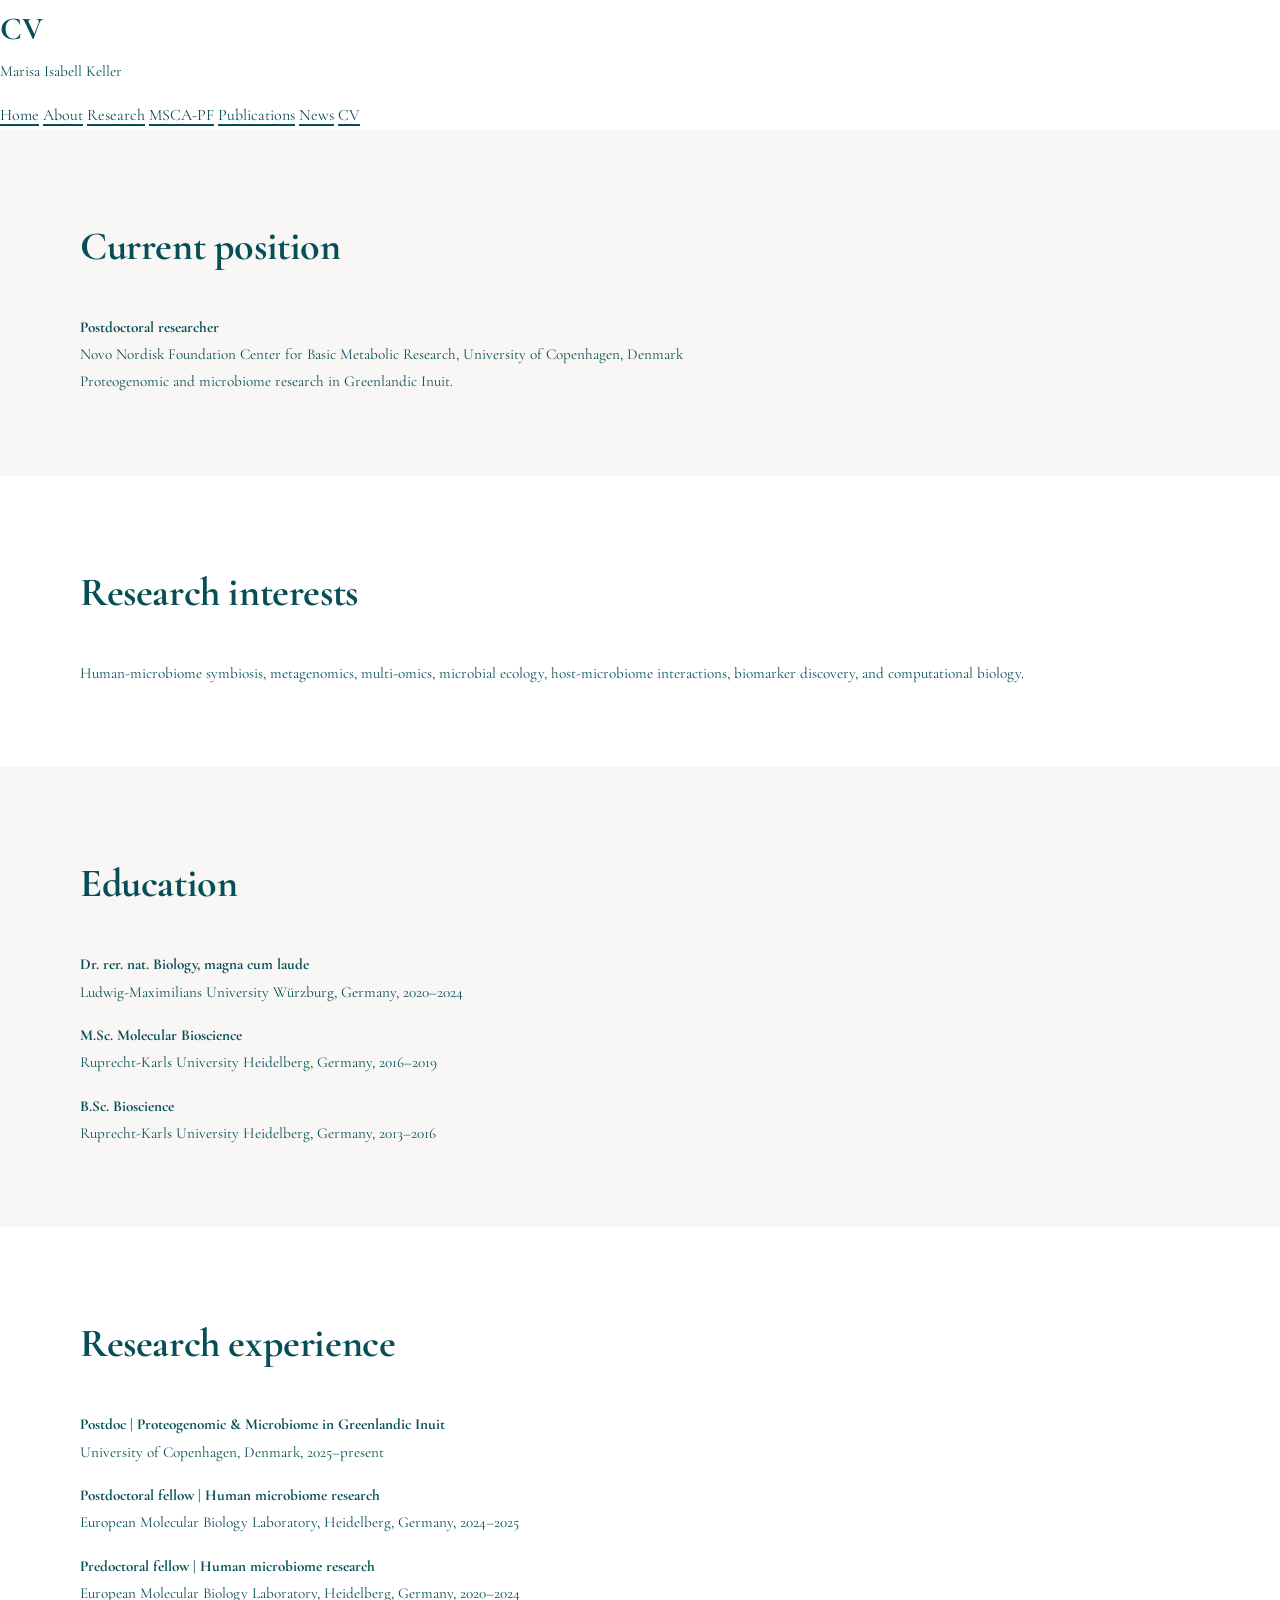
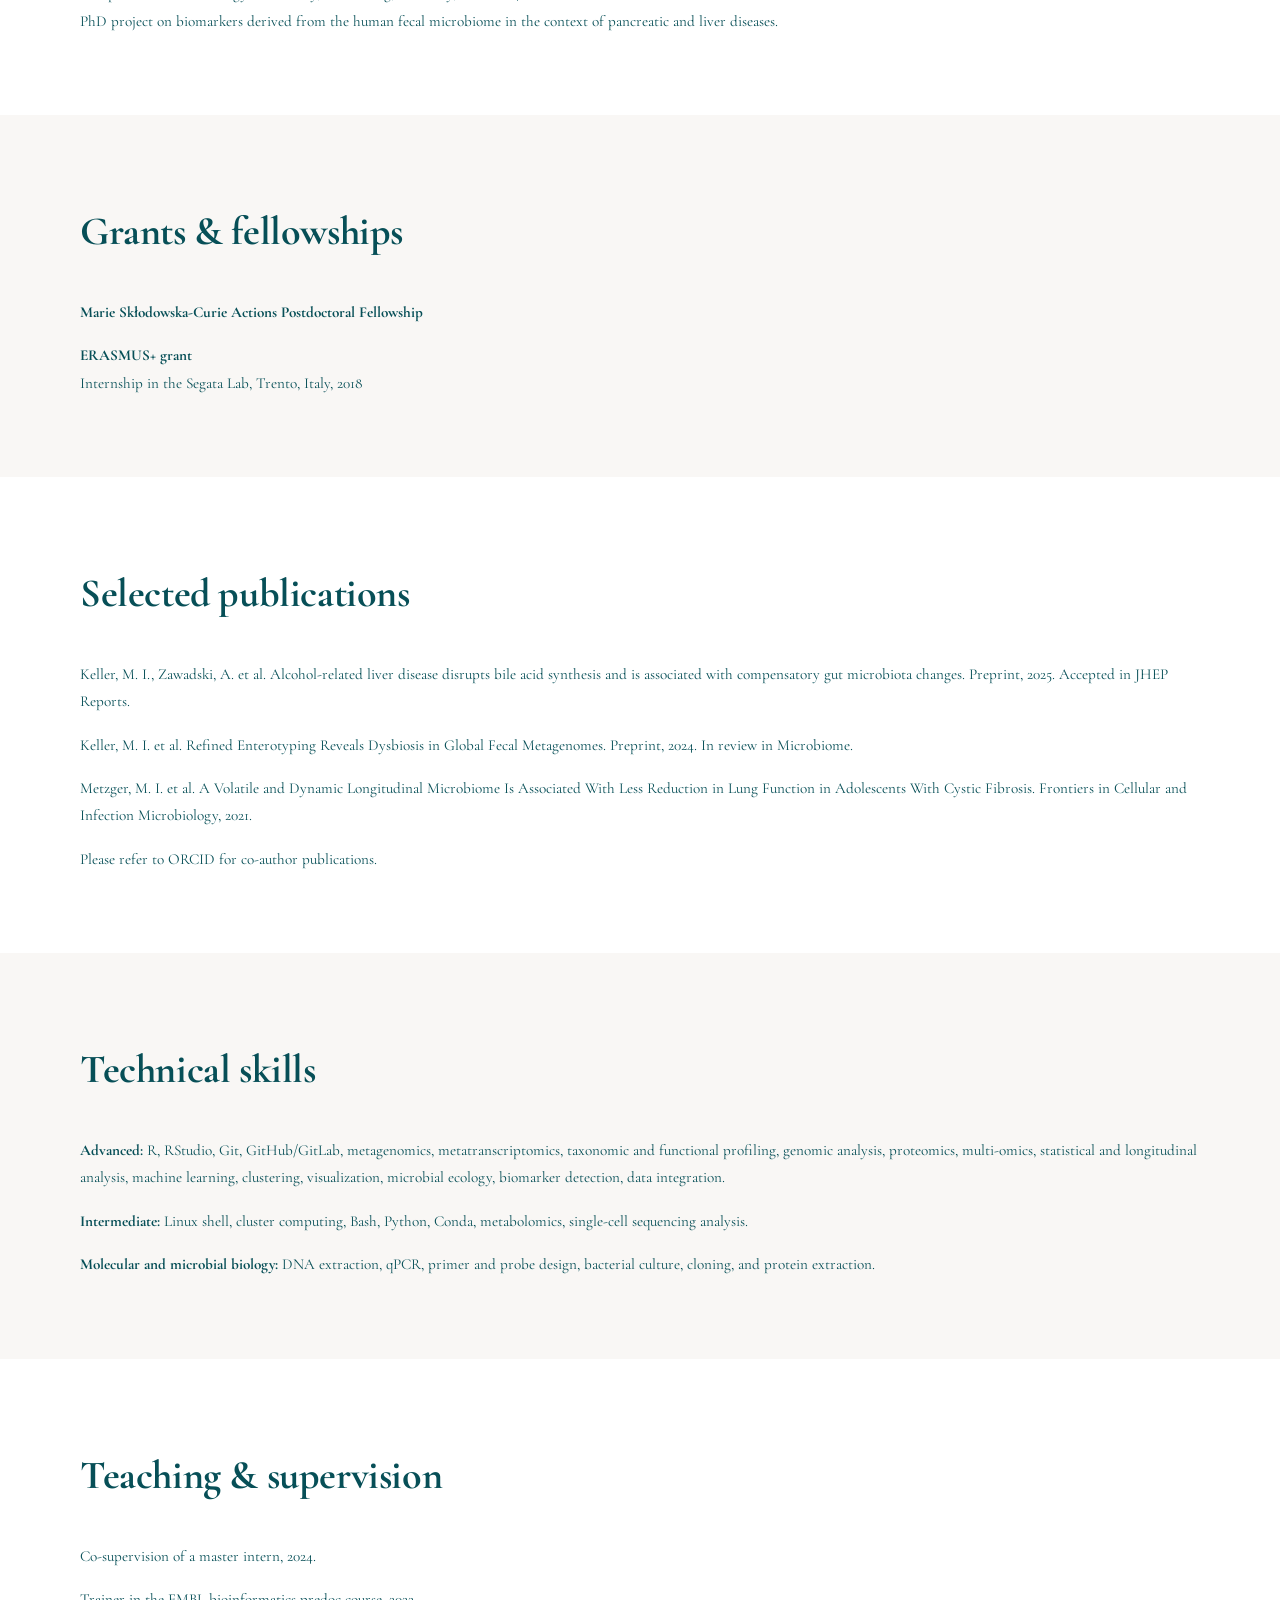
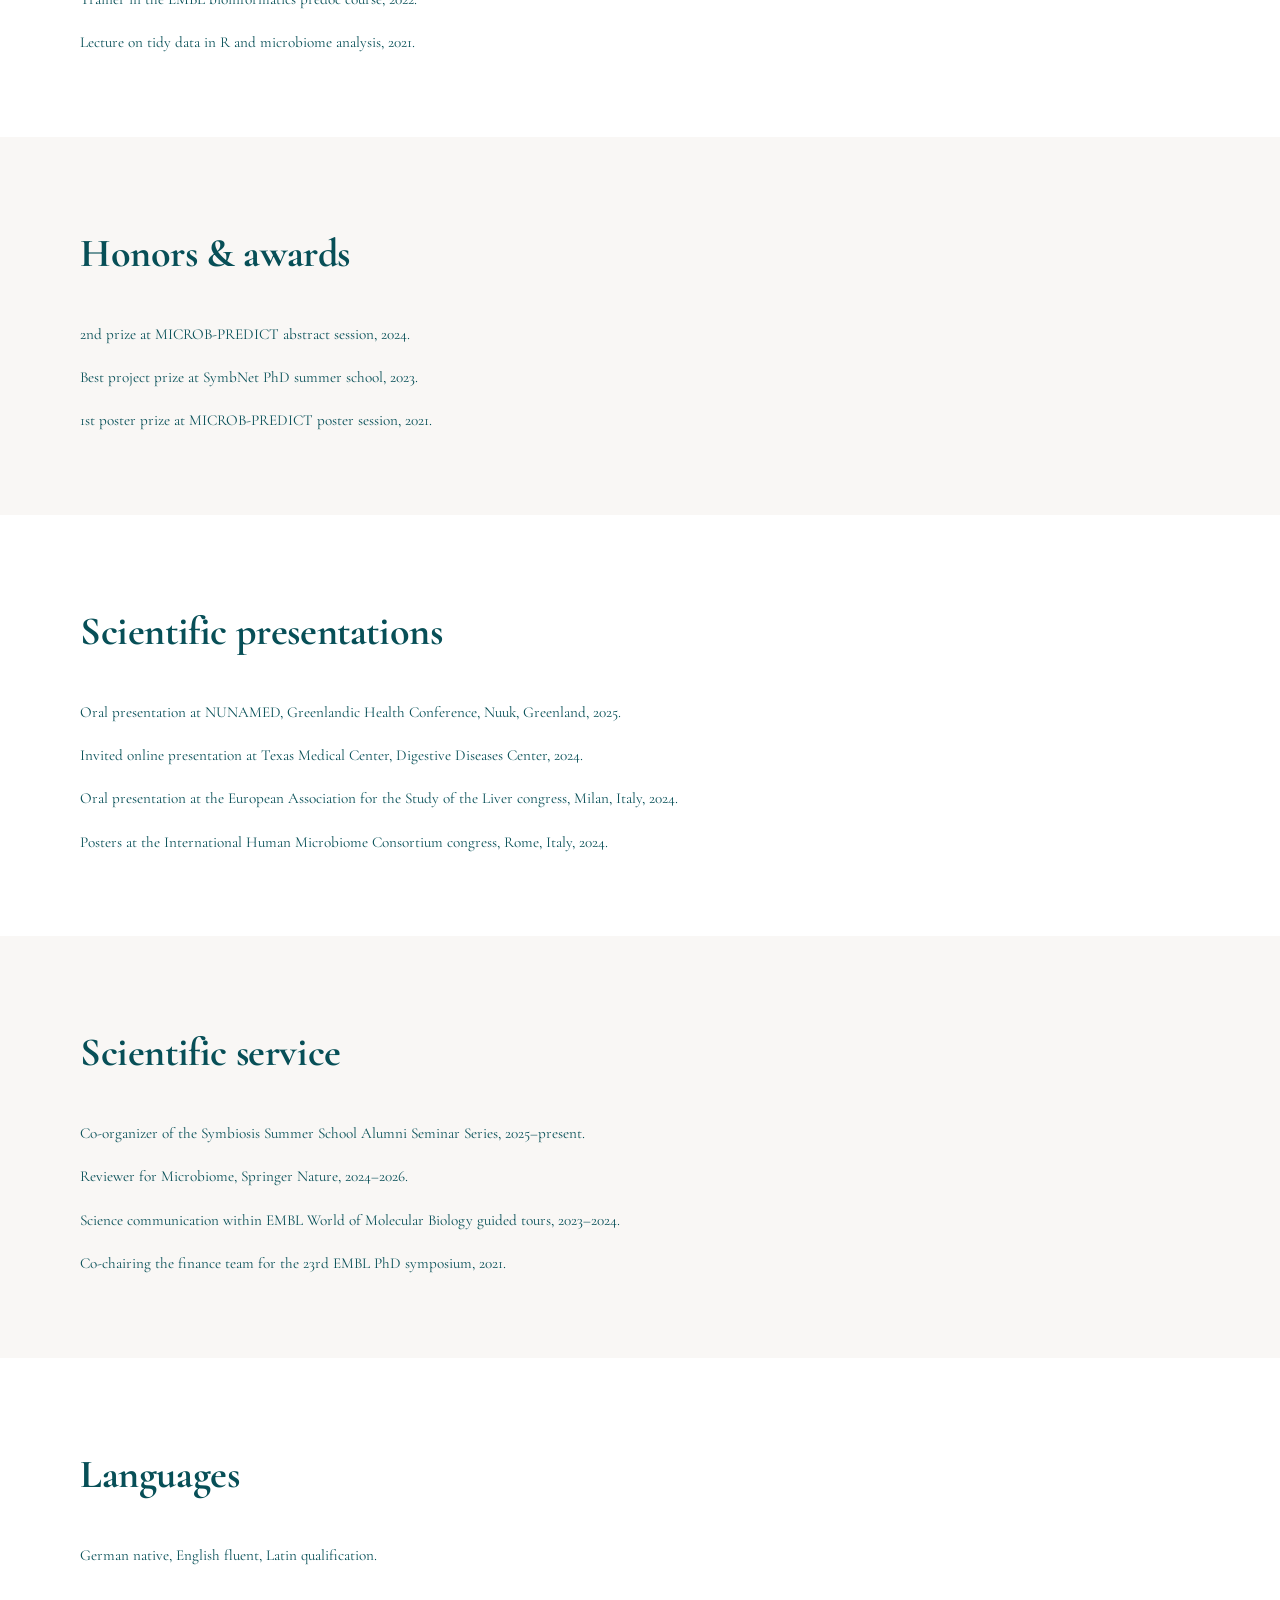
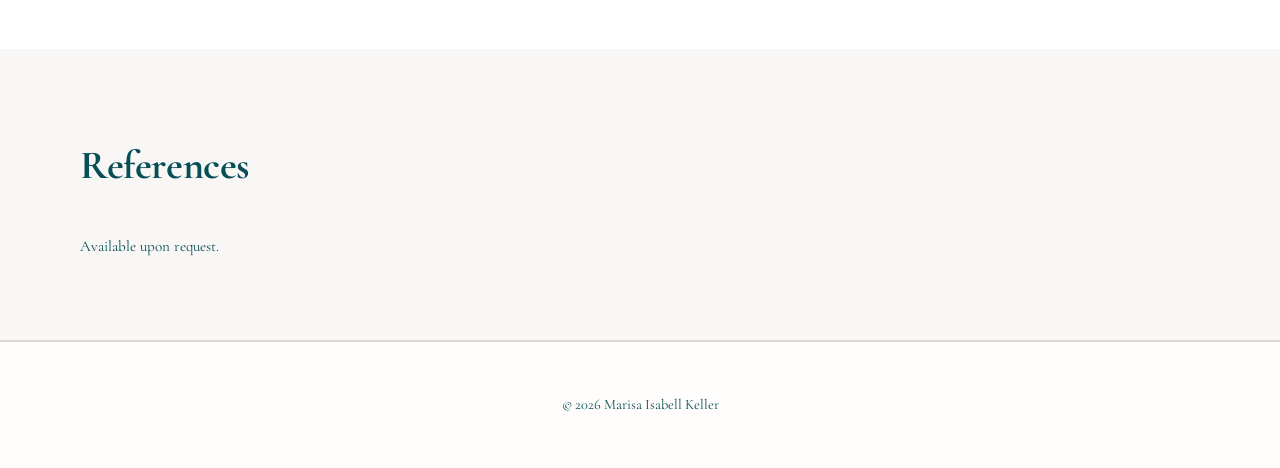
<file: cv.html>
<!DOCTYPE html>
<html lang="en">
<head>
  <meta charset="UTF-8" />
  <meta name="viewport" content="width=device-width, initial-scale=1.0" />
  <title>CV | Marisa Isabell Keller</title>
  <link rel="stylesheet" href="style.css" />
</head>

<body>
  <header>
    <h1>CV</h1>
    <p class="subtitle">Marisa Isabell Keller</p>

   <nav>
     <a href="index.html">Home</a>
  <a href="index.html#about">About</a>
  <a href="research.html">Research</a>
  <a href="msca-pf.html">MSCA-PF</a>
  <a href="publications.html">Publications</a>
  <a href="news.html">News</a>
  <a href="cv.html">CV</a>
</nav>
  </header>

  <main>
    <section>
      <h2>Current position</h2>
      <p>
        <strong>Postdoctoral researcher</strong><br>
        Novo Nordisk Foundation Center for Basic Metabolic Research,
        University of Copenhagen, Denmark<br>
        Proteogenomic and microbiome research in Greenlandic Inuit.
      </p>
    </section>

    <section>
      <h2>Research interests</h2>
      <p>
        Human-microbiome symbiosis, metagenomics, multi-omics, microbial ecology,
        host-microbiome interactions, biomarker discovery, and computational biology.
      </p>
    </section>

    <section>
      <h2>Education</h2>
      <p>
        <strong>Dr. rer. nat. Biology, magna cum laude</strong><br>
        Ludwig-Maximilians University Würzburg, Germany, 2020–2024
      </p>
      <p>
        <strong>M.Sc. Molecular Bioscience</strong><br>
        Ruprecht-Karls University Heidelberg, Germany, 2016–2019
      </p>
      <p>
        <strong>B.Sc. Bioscience</strong><br>
        Ruprecht-Karls University Heidelberg, Germany, 2013–2016
      </p>
    </section>

    <section>
      <h2>Research experience</h2>
      <p>
        <strong>Postdoc | Proteogenomic & Microbiome in Greenlandic Inuit</strong><br>
        University of Copenhagen, Denmark, 2025–present
      </p>
      <p>
        <strong>Postdoctoral fellow | Human microbiome research</strong><br>
        European Molecular Biology Laboratory, Heidelberg, Germany, 2024–2025
      </p>
      <p>
        <strong>Predoctoral fellow | Human microbiome research</strong><br>
        European Molecular Biology Laboratory, Heidelberg, Germany, 2020–2024<br>
        PhD project on biomarkers derived from the human fecal microbiome in the context of pancreatic and liver diseases.
      </p>
    </section>

    <section>
      <h2>Grants & fellowships</h2>
      <p>
        <strong>Marie Skłodowska-Curie Actions Postdoctoral Fellowship</strong>
      </p>
      <p>
        <strong>ERASMUS+ grant</strong><br>
        Internship in the Segata Lab, Trento, Italy, 2018
      </p>
    </section>

    <section>
      <h2>Selected publications</h2>
      <p>
        Keller, M. I., Zawadski, A. et al. Alcohol-related liver disease disrupts bile acid synthesis and is associated with compensatory gut microbiota changes. Preprint, 2025. Accepted in JHEP Reports.
      </p>
      <p>
        Keller, M. I. et al. Refined Enterotyping Reveals Dysbiosis in Global Fecal Metagenomes. Preprint, 2024. In review in Microbiome.
      </p>
      <p>
        Metzger, M. I. et al. A Volatile and Dynamic Longitudinal Microbiome Is Associated With Less Reduction in Lung Function in Adolescents With Cystic Fibrosis. Frontiers in Cellular and Infection Microbiology, 2021.
      </p>
      <p>
        Please refer to ORCID for co-author publications.
      </p>
    </section>

    <section>
      <h2>Technical skills</h2>
      <p>
        <strong>Advanced:</strong> R, RStudio, Git, GitHub/GitLab, metagenomics,
        metatranscriptomics, taxonomic and functional profiling, genomic analysis,
        proteomics, multi-omics, statistical and longitudinal analysis, machine learning,
        clustering, visualization, microbial ecology, biomarker detection, data integration.
      </p>
      <p>
        <strong>Intermediate:</strong> Linux shell, cluster computing, Bash, Python, Conda,
        metabolomics, single-cell sequencing analysis.
      </p>
      <p>
        <strong>Molecular and microbial biology:</strong> DNA extraction, qPCR, primer and probe design,
        bacterial culture, cloning, and protein extraction.
      </p>
    </section>

    <section>
      <h2>Teaching & supervision</h2>
      <p>Co-supervision of a master intern, 2024.</p>
      <p>Trainer in the EMBL bioinformatics predoc course, 2022.</p>
      <p>Lecture on tidy data in R and microbiome analysis, 2021.</p>
    </section>

    <section>
      <h2>Honors & awards</h2>
      <p>2nd prize at MICROB-PREDICT abstract session, 2024.</p>
      <p>Best project prize at SymbNet PhD summer school, 2023.</p>
      <p>1st poster prize at MICROB-PREDICT poster session, 2021.</p>
    </section>

    <section>
      <h2>Scientific presentations</h2>
      <p>
        Oral presentation at NUNAMED, Greenlandic Health Conference, Nuuk, Greenland, 2025.
      </p>
      <p>
        Invited online presentation at Texas Medical Center, Digestive Diseases Center, 2024.
      </p>
      <p>
        Oral presentation at the European Association for the Study of the Liver congress, Milan, Italy, 2024.
      </p>
      <p>
        Posters at the International Human Microbiome Consortium congress, Rome, Italy, 2024.
      </p>
    </section>

    <section>
      <h2>Scientific service</h2>
      <p>Co-organizer of the Symbiosis Summer School Alumni Seminar Series, 2025–present.</p>
      <p>Reviewer for Microbiome, Springer Nature, 2024–2026.</p>
      <p>Science communication within EMBL World of Molecular Biology guided tours, 2023–2024.</p>
      <p>Co-chairing the finance team for the 23rd EMBL PhD symposium, 2021.</p>
    </section>

    <section>
      <h2>Languages</h2>
      <p>German native, English fluent, Latin qualification.</p>
    </section>

    <section>
      <h2>References</h2>
      <p>Available upon request.</p>
    </section>
  </main>

  <footer>
    <p>© 2026 Marisa Isabell Keller</p>
  </footer>
</body>
</html>
</file>
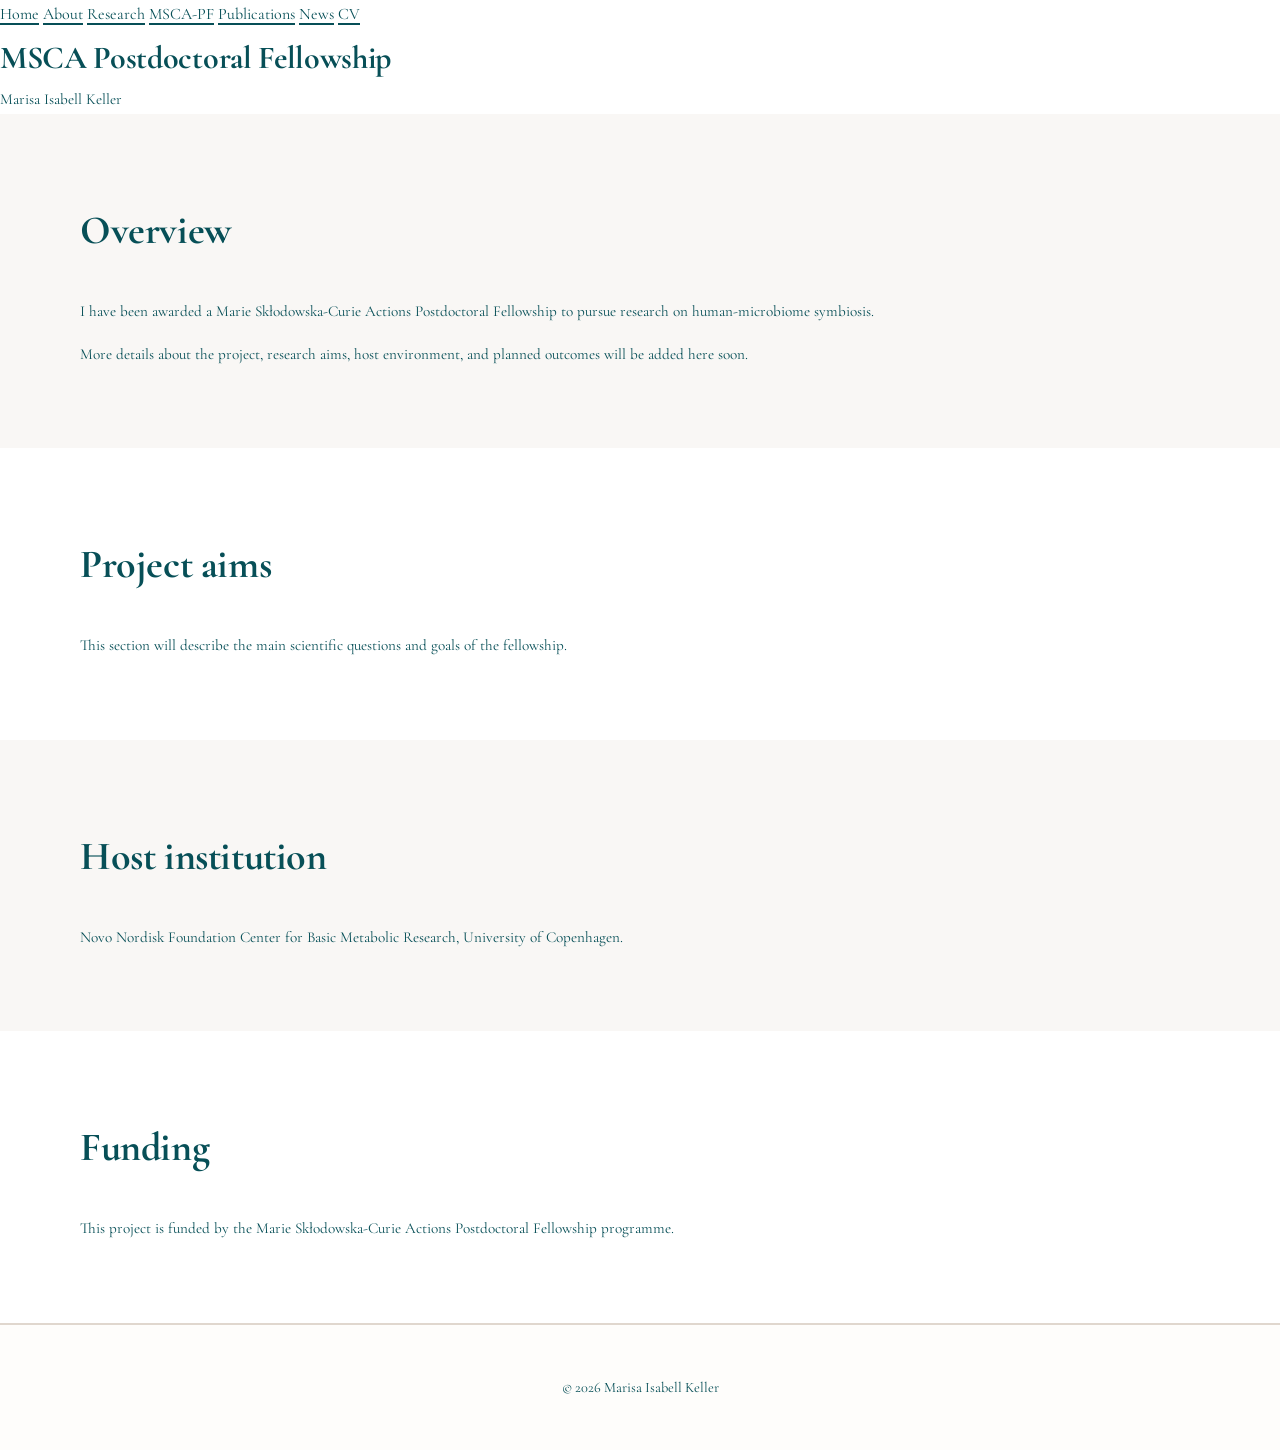
<file: msca-pf.html>
<!DOCTYPE html>
<html lang="en">
<head>
  <meta charset="UTF-8" />
  <meta name="viewport" content="width=device-width, initial-scale=1.0" />
  <title>MSCA-PF | Marisa Isabell Keller</title>
  <link rel="stylesheet" href="style.css" />
</head>

   <nav>
      <a href="index.html">Home</a>
      <a href="index.html#about">About</a>
      <a href="research.html">Research</a>
      <a href="msca-pf.html">MSCA-PF</a>
      <a href="publications.html">Publications</a>
      <a href="news.html">News</a>
      <a href="cv.html">CV</a>
    </nav>
  
<body>
  <header>
    <h1>MSCA Postdoctoral Fellowship</h1>
    <p class="subtitle">Marisa Isabell Keller</p>

   
  </header>

  <main>
    <section>
      <h2>Overview</h2>
      <p>
        I have been awarded a Marie Skłodowska-Curie Actions Postdoctoral Fellowship
        to pursue research on human-microbiome symbiosis.
      </p>
      <p>
        More details about the project, research aims, host environment, and planned
        outcomes will be added here soon.
      </p>
    </section>

    <section>
      <h2>Project aims</h2>
      <p>
        This section will describe the main scientific questions and goals of the fellowship.
      </p>
    </section>

    <section>
      <h2>Host institution</h2>
      <p>
        Novo Nordisk Foundation Center for Basic Metabolic Research,
        University of Copenhagen.
      </p>
    </section>

    <section>
      <h2>Funding</h2>
      <p>
        This project is funded by the Marie Skłodowska-Curie Actions Postdoctoral Fellowship programme.
      </p>
    </section>
  </main>

  <footer>
    <p>© 2026 Marisa Isabell Keller</p>
  </footer>
</body>
</html>
</file>
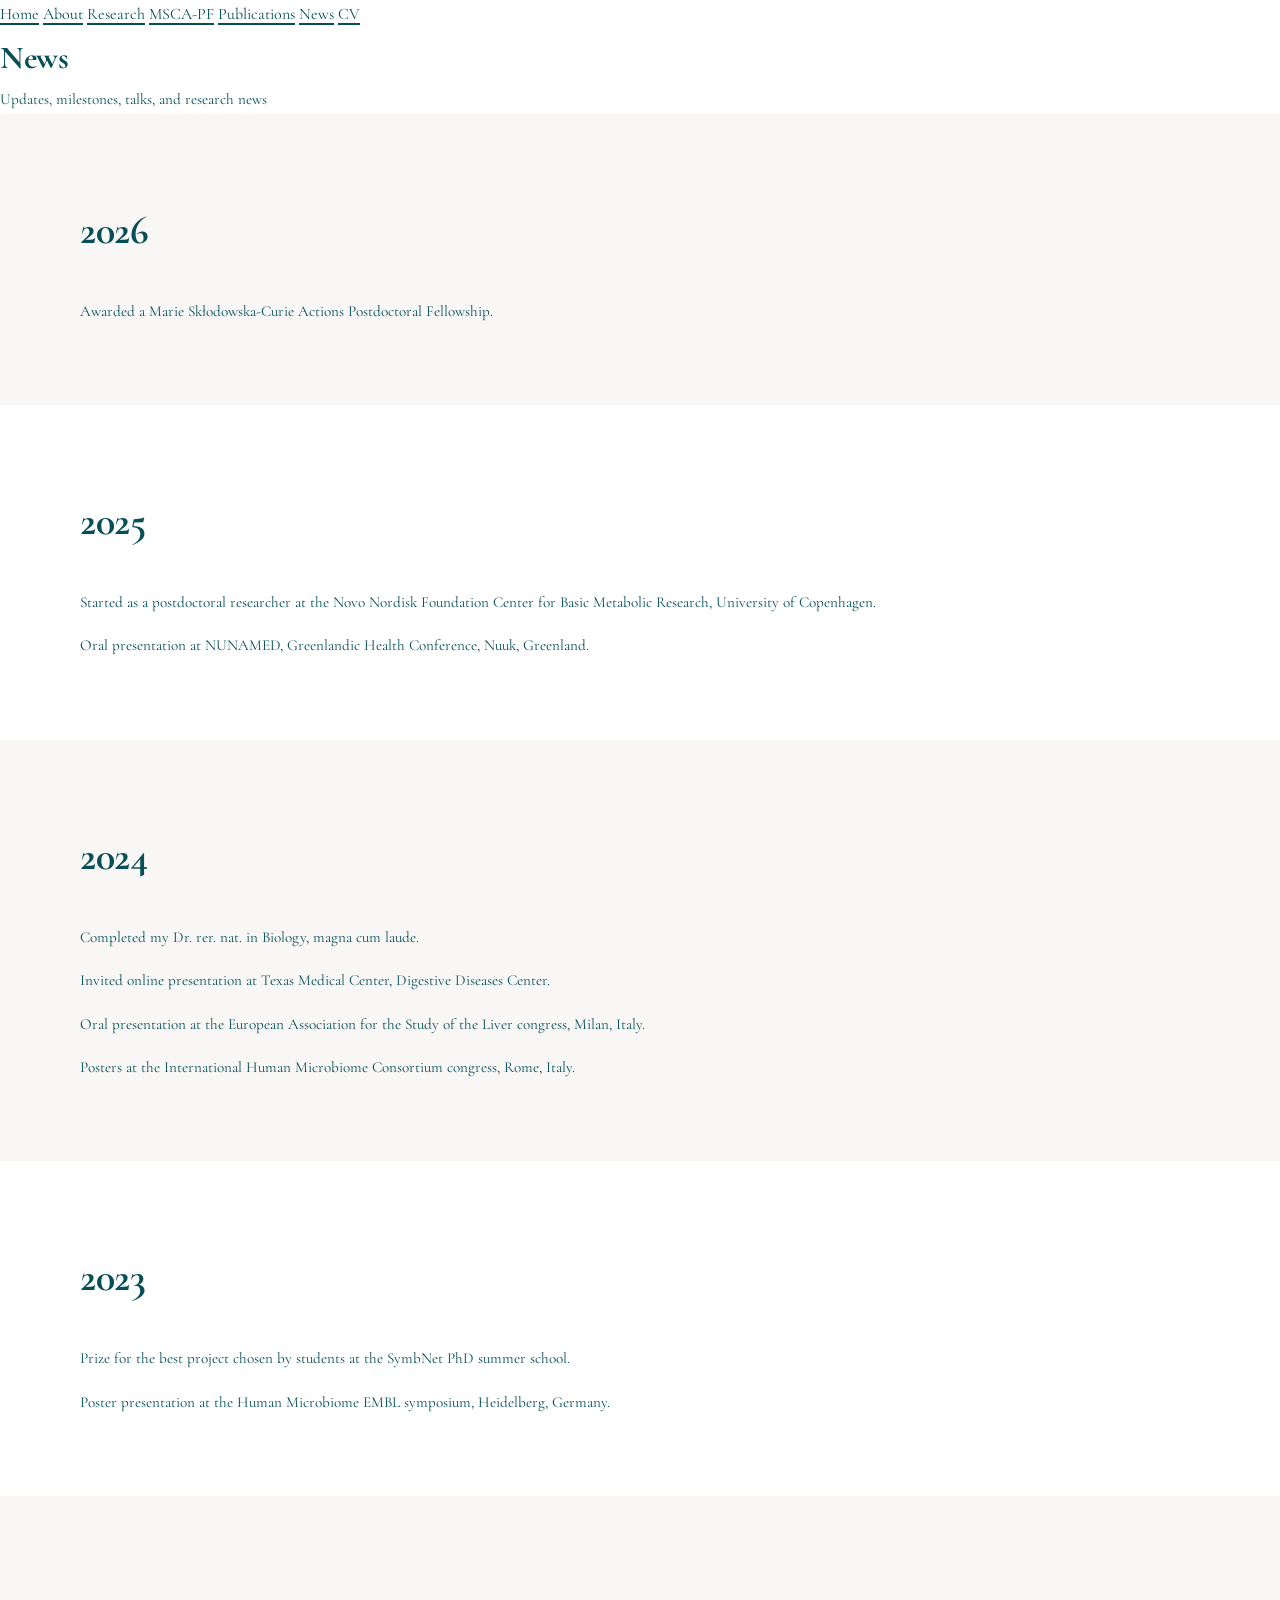
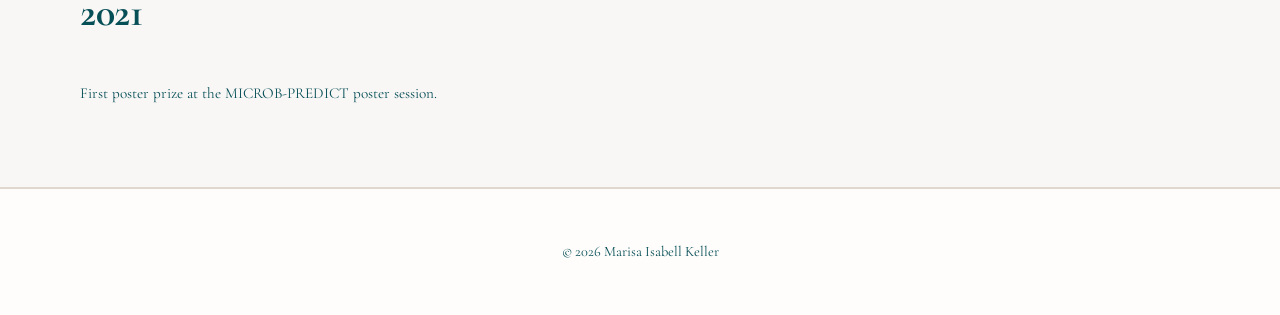
<file: news.html>
<!DOCTYPE html>
<html lang="en">
<head>
  <meta charset="UTF-8" />
  <meta name="viewport" content="width=device-width, initial-scale=1.0" />
  <title>News | Marisa Isabell Keller</title>
  <link rel="stylesheet" href="style.css" />
</head>
  
 <nav>
      <a href="index.html">Home</a>
      <a href="index.html#about">About</a>
      <a href="research.html">Research</a>
      <a href="msca-pf.html">MSCA-PF</a>
      <a href="publications.html">Publications</a>
      <a href="news.html">News</a>
      <a href="cv.html">CV</a>
    </nav>
  
<body>
  <header>
    <h1>News</h1>
    <p class="subtitle">Updates, milestones, talks, and research news</p>

   
  </header>

  <main>
    <section>
      <h2>2026</h2>
      <p class="news-item">
        Awarded a Marie Skłodowska-Curie Actions Postdoctoral Fellowship.
      </p>
    </section>

    <section>
      <h2>2025</h2>
      <p class="news-item">
        Started as a postdoctoral researcher at the Novo Nordisk Foundation Center
        for Basic Metabolic Research, University of Copenhagen.
      </p>
      <p class="news-item">
        Oral presentation at NUNAMED, Greenlandic Health Conference, Nuuk, Greenland.
      </p>
    </section>

    <section>
      <h2>2024</h2>
      <p class="news-item">
        Completed my Dr. rer. nat. in Biology, magna cum laude.
      </p>
      <p class="news-item">
        Invited online presentation at Texas Medical Center, Digestive Diseases Center.
      </p>
      <p class="news-item">
        Oral presentation at the European Association for the Study of the Liver congress,
        Milan, Italy.
      </p>
      <p class="news-item">
        Posters at the International Human Microbiome Consortium congress, Rome, Italy.
      </p>
    </section>

    <section>
      <h2>2023</h2>
      <p class="news-item">
        Prize for the best project chosen by students at the SymbNet PhD summer school.
      </p>
      <p class="news-item">
        Poster presentation at the Human Microbiome EMBL symposium, Heidelberg, Germany.
      </p>
    </section>

    <section>
      <h2>2021</h2>
      <p class="news-item">
        First poster prize at the MICROB-PREDICT poster session.
      </p>
    </section>
  </main>

  <footer>
    <p>© 2026 Marisa Isabell Keller</p>
  </footer>
</body>
</html>
</file>
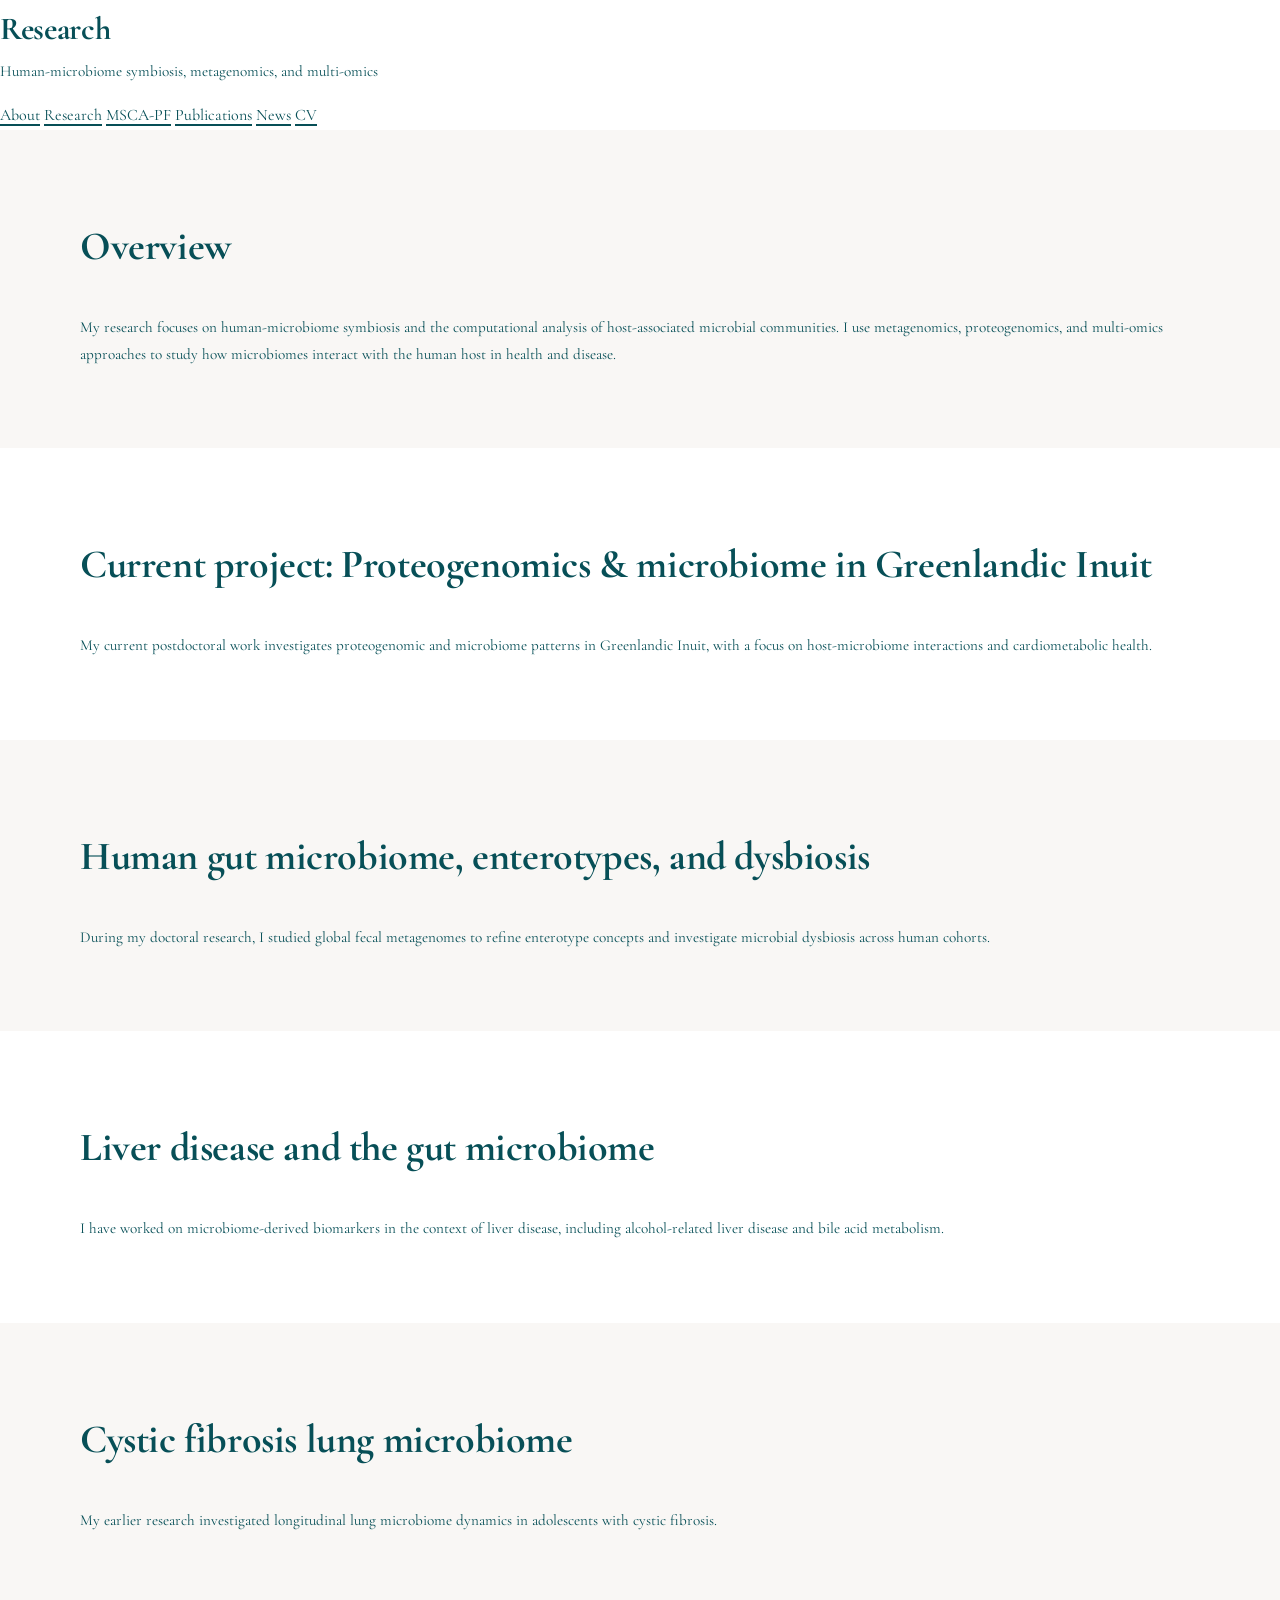
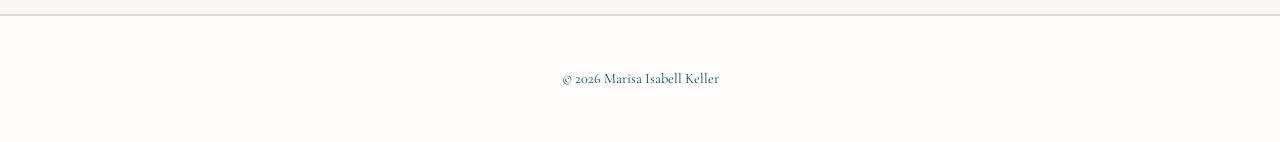
<file: research.html>
<!DOCTYPE html>
<html lang="en">
<head>
  <meta charset="UTF-8" />
  <meta name="viewport" content="width=device-width, initial-scale=1.0" />
  <title>Research | Marisa Isabell Keller</title>
  <link rel="stylesheet" href="style.css" />
</head>

<body>
  <header>
    <h1>Research</h1>
    <p class="subtitle">Human-microbiome symbiosis, metagenomics, and multi-omics</p>

    <nav>
      <a href="index.html#about">About</a>
      <a href="research.html">Research</a>
      <a href="msca-pf.html">MSCA-PF</a>
      <a href="publications.html">Publications</a>
      <a href="news.html">News</a>
      <a href="cv.html">CV</a>
    </nav>
  </header>

  <main>
    <section>
      <h2>Overview</h2>
      <p>
        My research focuses on human-microbiome symbiosis and the computational
        analysis of host-associated microbial communities. I use metagenomics,
        proteogenomics, and multi-omics approaches to study how microbiomes interact
        with the human host in health and disease.
      </p>
    </section>

    <section>
      <h2>Current project: Proteogenomics & microbiome in Greenlandic Inuit</h2>
      <p>
        My current postdoctoral work investigates proteogenomic and microbiome
        patterns in Greenlandic Inuit, with a focus on host-microbiome interactions
        and cardiometabolic health.
      </p>
    </section>

    <section>
      <h2>Human gut microbiome, enterotypes, and dysbiosis</h2>
      <p>
        During my doctoral research, I studied global fecal metagenomes to refine
        enterotype concepts and investigate microbial dysbiosis across human cohorts.
      </p>
    </section>

    <section>
      <h2>Liver disease and the gut microbiome</h2>
      <p>
        I have worked on microbiome-derived biomarkers in the context of liver
        disease, including alcohol-related liver disease and bile acid metabolism.
      </p>
    </section>

    <section>
      <h2>Cystic fibrosis lung microbiome</h2>
      <p>
        My earlier research investigated longitudinal lung microbiome dynamics in
        adolescents with cystic fibrosis.
      </p>
    </section>
  </main>

  <footer>
    <p>© 2026 Marisa Isabell Keller</p>
  </footer>
</body>
</html>
</file>
<file: style.css>
@import url('https://fonts.googleapis.com/css2?family=Cormorant+Garamond:wght@300;400;500;600;700&display=swap');

/* ============================================
   COLOR PALETTE - BOLD TEPITO-INSPIRED
   ============================================ */
:root {
  --background: #ffffff;
  --text: #074F57; 
  --muted: #666666;
  --accent: #DB7A57;
  --accent-dark: #074F57;
  --accent-light: #1ba8c7;
  --beige: #E8DCC8;
  --beige-dark: #D4C4B0;
  --soft-block: #f9f7f5;
  --border: #e0d7ce;
  --white-soft: #fefdfb;
}

* {
  box-sizing: border-box;
  margin: 0;
  padding: 0;
}

html {
  scroll-behavior: smooth;
}

body {
  font-family: "Cormorant Garamond", Garamond, Georgia, serif;
  width: 100%;
  margin: 0 auto;
  padding: 0;
  line-height: 1.8;
  color: var(--text);
  background: var(--background);
  font-size: 1rem;
  font-weight: 400;
}

/* ============================================
   NAVIGATION
   ============================================ */

.nav-brand {
  flex-shrink: 0;
}

.nav-name {
  font-family: "Cormorant Garamond", Garamond, Georgia, serif;
  font-size: 1.1rem;
  font-weight: 600;
  letter-spacing: 0.06em;
  text-decoration: none;
  color: var(--text);
}

.nav-name:hover {
  color: var(--accent);
}

.site-nav {
  display: flex;
  align-items: center;
  justify-content: space-between;
  padding: 40px 80px;
  gap: 18px;
  border-bottom: 1px solid var(--beige);
  background: var(--background);
  position: sticky;
  top: 0;
  z-index: 1000;
  width: 100%;
}

.nav-links {
  display: flex;
  flex-wrap: wrap;
  gap: 40px;
}

.nav-links {
  margin-left: auto;
}

.nav-links a {
  color: var(--text);
  text-decoration: none;
  font-family: "Cormorant Garamond", Garamond, Georgia, serif;
  font-weight: 500;
  font-size: 1rem;
  letter-spacing: 0.05em;
  transition: all 0.3s ease;
  position: relative;
}

.nav-links a::after {
  content: '';
  position: absolute;
  bottom: -8px;
  left: 0;
  width: 0;
  height: 2px;
  background: var(--accent);
  transition: width 0.3s ease;
}

.nav-links a:hover::after,
.nav-links a.nav-active::after {
  width: 100%;
}

.nav-links a:hover {
  color: var(--accent);
}

.nav-icons {
  display: flex;
  align-items: center;
  gap: 24px;
}

.nav-icons a {
  display: inline-flex;
  align-items: center;
  justify-content: center;
  text-decoration: none;
  transition: opacity 0.3s ease;
}

.nav-icons img,
.nav-icons svg {
  width: 22px;
  height: 22px;
  opacity: 0.7;
  transition: opacity 0.3s ease;
}

.nav-icons a:hover img,
.nav-icons a:hover svg {
  opacity: 1;
}

/* ============================================
   HERO SECTION
   ============================================ */

.hero-icons {
  display: flex;
  gap: 18px;
  margin: 20px 0 36px 0;
  align-items: center;
}

.hero-icons a {
  display: inline-flex;
}

.hero-icons img,
.hero-icons svg {
  width: 14px;
  height: 14px;
  opacity: 0.75;
  transition: opacity 0.3s ease, transform 0.3s ease;
}

.hero-icons a:hover img,

.hero-icons a:hover svg {
  opacity: 1;
  transform: translateY(-1px);
}

.hero-section {
  display: grid;
  grid-template-columns: 1fr 1fr;
  grid-template-rows: auto;
  align-items: center;
  justify-items: stretch;
  gap: 60px;
  padding: 80px 80px;
  background: linear-gradient(135deg, rgba(11, 143, 163, 0.03) 0%, rgba(232, 220, 200, 0.05) 100%);
  border-bottom: 1px solid var(--border);
  width: 100%;
  min-height: auto;
}

.hero-text {
  grid-column: 1;
  grid-row: 1;
  width: 100%;
}

.hero-text h1 {
  font-family: "Cormorant Garamond", Garamond, Georgia, serif;
  font-size: 4rem;
  font-weight: 700;
  line-height: 1.1;
  margin: 0 0 16px 0;
  letter-spacing: -0.02em;
  color: var(--text);
}

.hero-subtitle {
  font-family: "Cormorant Garamond", Garamond, Georgia, serif;
  font-size: 1.15rem;
  font-weight: 400;
  color: var(--muted);
  margin: 0 0 40px 0;
  letter-spacing: 0.02em;
}

.about-intro {
  margin-top: 0;
}

.about-intro p {
  font-size: 0.95rem;
  line-height: 1.8;
  margin-bottom: 16px;
  color: var(--text);
}

.about-intro p:last-child {
  margin-bottom: 0;
}

.hero-image {
  grid-column: 2;
  grid-row: 1;
  display: flex;
  align-items: center;
  justify-content: center;
  height: 500px;
  width: 100%;
}

.profile-photo {
  width: 100%;
  height: 100%;
  object-fit: contain;
  object-position: center;
  display: block;
}

/* ============================================
   CARD GRID SECTION
   ============================================ */
.card-grid-section {
  padding: 100px 80px;
  background: var(--white-soft);
  width: 100%;
}

.card-grid-section h2 {
  font-family: "Cormorant Garamond", Garamond, Georgia, serif;
  font-size: 2.8rem;
  font-weight: 700;
  color: var(--text);
  letter-spacing: -0.01em;
  text-align: center;
  margin: 0 0 60px 0;
  width: 100%;
}

.card-grid {
  display: grid;
  grid-template-columns: repeat(2, 1fr);
  grid-auto-rows: auto;
  gap: 35px;
  width: 100%;
  margin-top: 0;
}

.section-card {
  display: flex;
  flex-direction: column;
  text-decoration: none;
  color: inherit;
  border-radius: 0;
  overflow: hidden;
  transition: all 0.4s cubic-bezier(0.25, 0.46, 0.45, 0.94);
  border: 0px solid var(--beige);
  background: var(--background);
  cursor: pointer;
  box-shadow: 0 10px 40px rgba(0, 0, 0, 0.05);
  height: 100%;
}

.section-card:hover {
  transform: translateY(-8px);
  box-shadow: 0 30px 80px rgba(0, 0, 0, 0.15);
  border-color: var(--accent);
}

.card-image {
  width: 100%;
  height: 250px;
  overflow: hidden;
  background: var(--beige);
  position: relative;
  flex-shrink: 0;
}

.card-image img {
  width: 100%;
  height: 100%;
  object-fit: cover;
  transition: transform 0.5s ease;
}

.section-card:hover .card-image img {
  transform: scale(1.05);
}

.card-content {
  padding: 32px;
  display: flex;
  flex-direction: column;
  flex-grow: 1;
}

.card-content h3 {
  font-family: "Cormorant Garamond", Garamond, Georgia, serif;
  font-size: 1.6rem;
  font-weight: 700;
  margin: 0 0 12px 0;
  color: var(--text);
  letter-spacing: -0.01em;
}

.card-content p {
  font-family: "Cormorant Garamond", Garamond, Georgia, serif;
  font-size: 0.95rem;
  color: var(--muted);
  margin: 0;
  line-height: 1.6;
  flex-grow: 1;
}

/* ============================================
   CV SECTION
   ============================================ */
.cv-section {
  padding: 80px;
  background: var(--beige);
  border-top: 2px solid var(--beige-dark);
  border-bottom: 2px solid var(--beige-dark);
  width: 100%;
}

.cv-section h2 {
  font-family: "Cormorant Garamond", Garamond, Georgia, serif;
  font-size: 2.8rem;
  font-weight: 700;
  color: var(--text);
  margin: 0 0 24px 0;
  letter-spacing: -0.01em;
}

.cv-section p {
  font-size: 0.95rem;
  line-height: 1.8;
  color: var(--text);
  margin: 0 0 16px 0;
}

.cv-section p:last-child {
  margin: 0;
}

.cta-link {
  font-family: "Cormorant Garamond", Garamond, Georgia, serif;
  font-size: 1rem;
  font-weight: 600;
  color: var(--accent-dark);
  text-decoration: none;
  border-bottom: 2px solid var(--accent);
  transition: all 0.3s ease;
  display: inline-block;
}

.cta-link:hover {
  color: var(--accent);
  padding-bottom: 4px;
}

/* ============================================
   TYPOGRAPHY
   ============================================ */
h1, h2, h3, h4, h5, h6 {
  font-family: "Cormorant Garamond", Garamond, Georgia, serif;
  font-weight: 700;
  letter-spacing: -0.01em;
  color: var(--text);
}

h2 {
  font-size: 2.5rem;
  margin: 0 0 32px 0;
}

h3 {
  font-size: 1.4rem;
  margin: 0 0 20px 0;
}

p {
  margin: 0 0 16px 0;
  font-size: 0.95rem;
  line-height: 1.8;
  color: var(--text);
}

p:last-child {
  margin-bottom: 0;
}

a {
  color: var(--accent-dark);
  text-decoration: underline;
  text-decoration-thickness: 1.5px;
  text-underline-offset: 4px;
  transition: all 0.3s ease;
}

a:hover {
  color: var(--accent);
}

/* ============================================
   MAIN CONTENT
   ============================================ */
main {
  padding: 0;
  width: 100%;
}

section {
  padding: 80px;
  width: 100%;
}

section:nth-child(odd) {
  background: var(--soft-block);
}

/* ============================================
   FOOTER
   ============================================ */
footer {
  padding: 50px 80px;
  margin-top: 0;
  border-top: 2px solid var(--border);
  font-size: 0.9rem;
  color: var(--muted);
  background: var(--white-soft);
  text-align: center;
  width: 100%;
}

footer p {
  margin-bottom: 8px;
  font-size: 0.9rem;
}

footer p:last-child {
  margin-bottom: 0;
}

footer a {
  text-decoration: none;
  color: var(--muted);
  border-bottom: 1px solid transparent;
  transition: all 0.3s ease;
}

footer a:hover {
  color: var(--accent-dark);
  border-bottom-color: var(--accent-dark);
}

/* ============================================
   RESPONSIVE DESIGN
   ============================================ */
@media (max-width: 1024px) {
  .site-nav {
    padding: 30px 60px;
    gap: 20px;
  }

  .nav-links {
    gap: 30px;
  }

  .hero-section {
    grid-template-columns: 1fr;
    gap: 50px;
    padding: 60px 60px;
  }

  .hero-text {
    grid-column: 1;
    grid-row: 1;
  }

  .hero-image {
    grid-column: 1;
    grid-row: 2;
    height: 400px;
  }

.hero-icons img,
   .hero-icons svg {  
      width: 14px;  
      height: 14px;
   }
  .hero-text h1 {
    font-size: 3.2rem;
  }

  .image-placeholder {
    max-width: 100%;
  }

  .card-grid-section {
    padding: 80px 60px;
  }

  .card-grid-section h2 {
    font-size: 2.4rem;
    margin-bottom: 50px;
  }

  .cv-section {
    padding: 60px;
  }

  .cv-section h2 {
    font-size: 2.4rem;
  }

  section {
    padding: 60px;
  }
}

@media (max-width: 768px) {
  .site-nav {
    flex-direction: column;
    align-items: flex-start;
    padding: 20px 40px;
    gap: 15px;
  }

  .nav-links {
    gap: 20px;
    font-size: 0.95rem;
  }

  .nav-icons {
    gap: 16px;
    width: 100%;
  }

  .hero-section {
    grid-template-columns: 1fr;
    padding: 50px 40px;
    gap: 40px;
  }

  .hero-text {
    grid-column: 1;
    grid-row: 1;
  }

  .hero-image {
    grid-column: 1;
    grid-row: 2;
    height: 350px;
  }

  .hero-text h1 {
    font-size: 2.8rem;
  }

  .hero-subtitle {
    font-size: 1.1rem;
    margin-bottom: 32px;
  }

  .card-grid {
    grid-template-columns: 1fr;
    gap: 25px;
  }

  .card-grid-section {
    padding: 60px 40px;
  }

  .card-grid-section h2 {
    font-size: 2rem;
    margin-bottom: 40px;
  }

  .card-content {
    padding: 24px;
  }

  .card-content h3 {
    font-size: 1.4rem;
    margin-bottom: 10px;
  }

  .card-content p {
    font-size: 0.9rem;
  }

  .cv-section {
    padding: 50px 40px;
  }

  .cv-section h2 {
    font-size: 2rem;
  }

  footer {
    padding: 40px;
  }

  section {
    padding: 50px 40px;
  }
}

@media (max-width: 480px) {
  .site-nav {
    padding: 16px 20px;
  }

  .nav-links {
    gap: 16px;
    font-size: 0.9rem;
  }

  .hero-section {
    grid-template-columns: 1fr;
    padding: 40px 20px;
    gap: 30px;
  }

  .hero-text {
    grid-column: 1;
    grid-row: 1;
  }

  .hero-image {
    grid-column: 1;
    grid-row: 2;
    height: 300px;
  }

  .hero-text h1 {
    font-size: 2rem;
    margin-bottom: 12px;
  }

  .hero-subtitle {
    font-size: 0.95rem;
    margin-bottom: 24px;
  }

  .about-intro p {
    font-size: 0.9rem;
    margin-bottom: 12px;
  }

  .card-grid-section {
    padding: 50px 20px;
  }

  .card-grid-section h2 {
    font-size: 1.6rem;
    margin-bottom: 32px;
  }

  .card-grid {
    grid-template-columns: 1fr;
    gap: 20px;
  }

  .card-image {
    height: 200px;
  }

  .card-content {
    padding: 20px;
  }

  .card-content h3 {
    font-size: 1.2rem;
    margin-bottom: 8px;
  }

  .card-content p {
    font-size: 0.85rem;
  }

  .cv-section {
    padding: 40px 20px;
  }

  .cv-section h2 {
    font-size: 1.6rem;
  }

  .cv-section p {
    font-size: 0.9rem;
    margin-bottom: 12px;
  }

  footer {
    padding: 30px 20px;
    font-size: 0.85rem;
  }

  footer p {
    margin-bottom: 6px;
  }

  section {
    padding: 40px 20px;
  }

  h2 {
    font-size: 1.8rem;
  }

  p {
    font-size: 0.9rem;
  }
}
</file>
